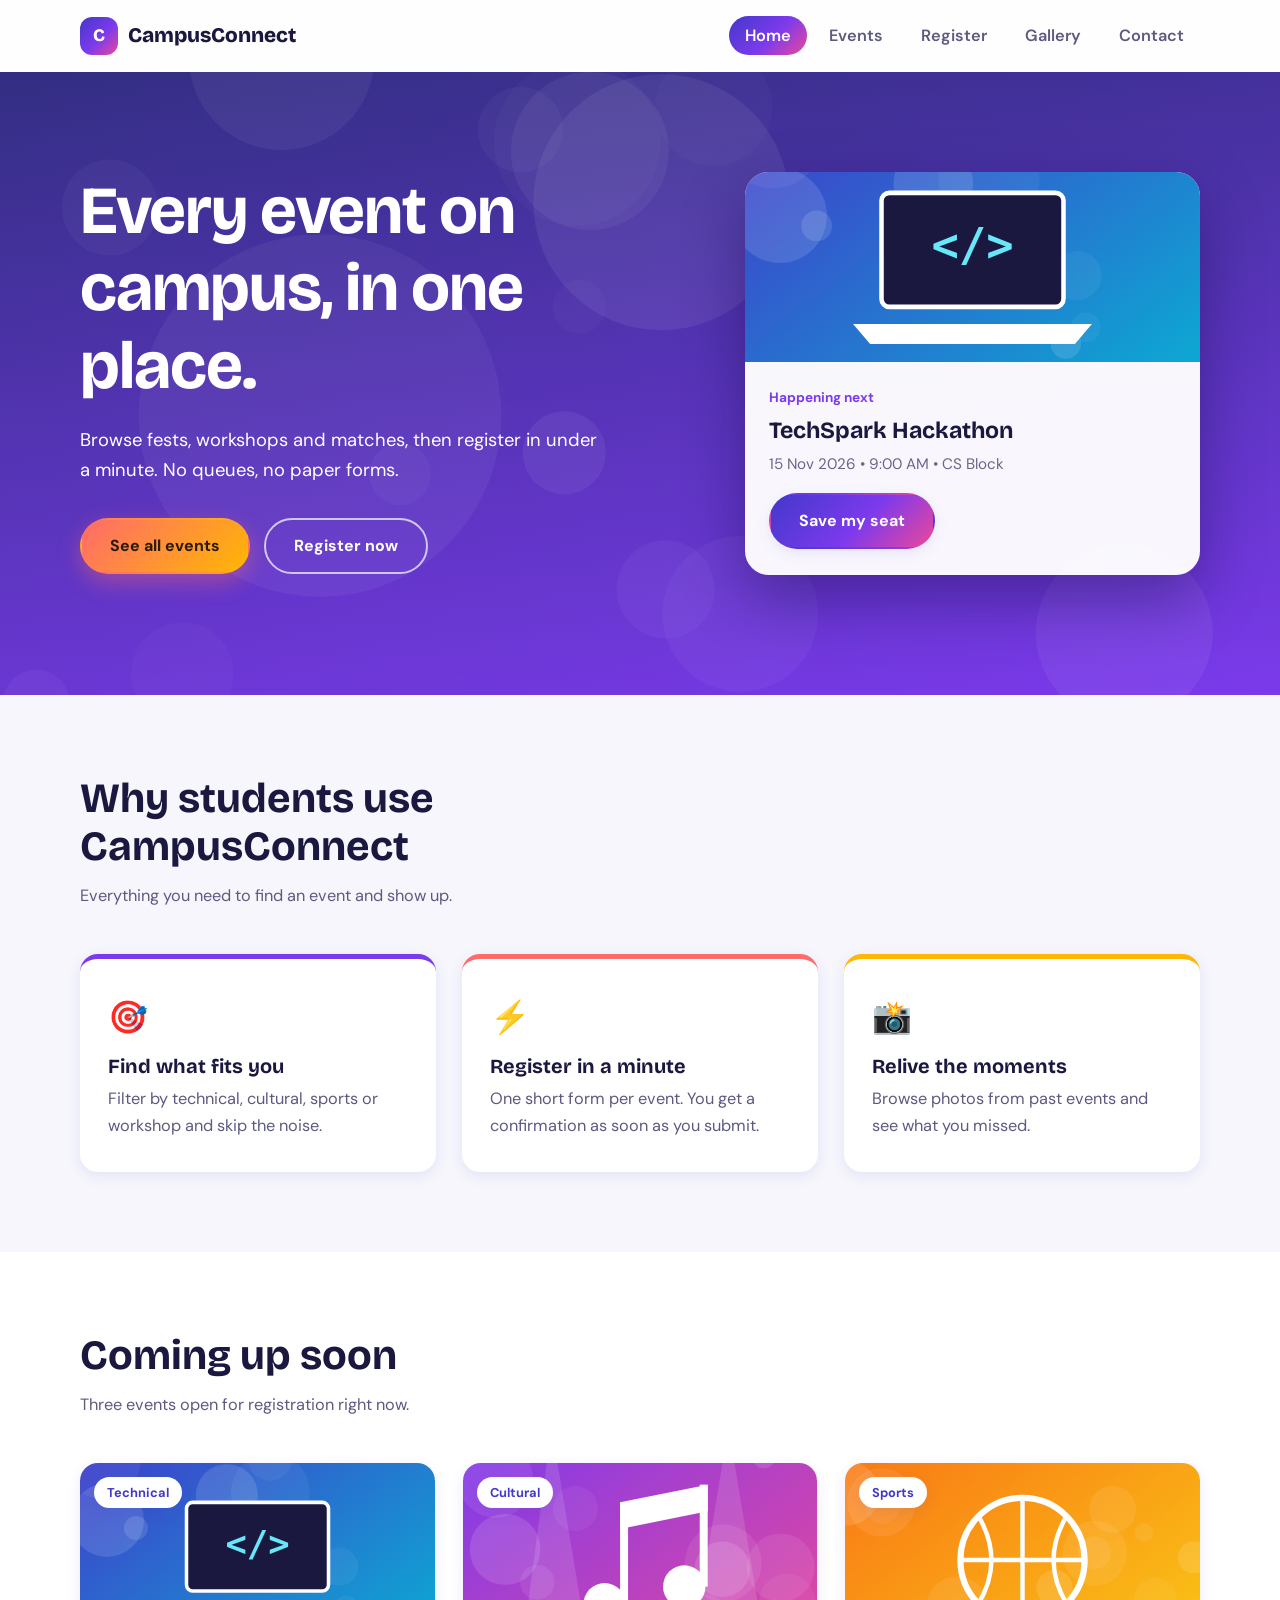
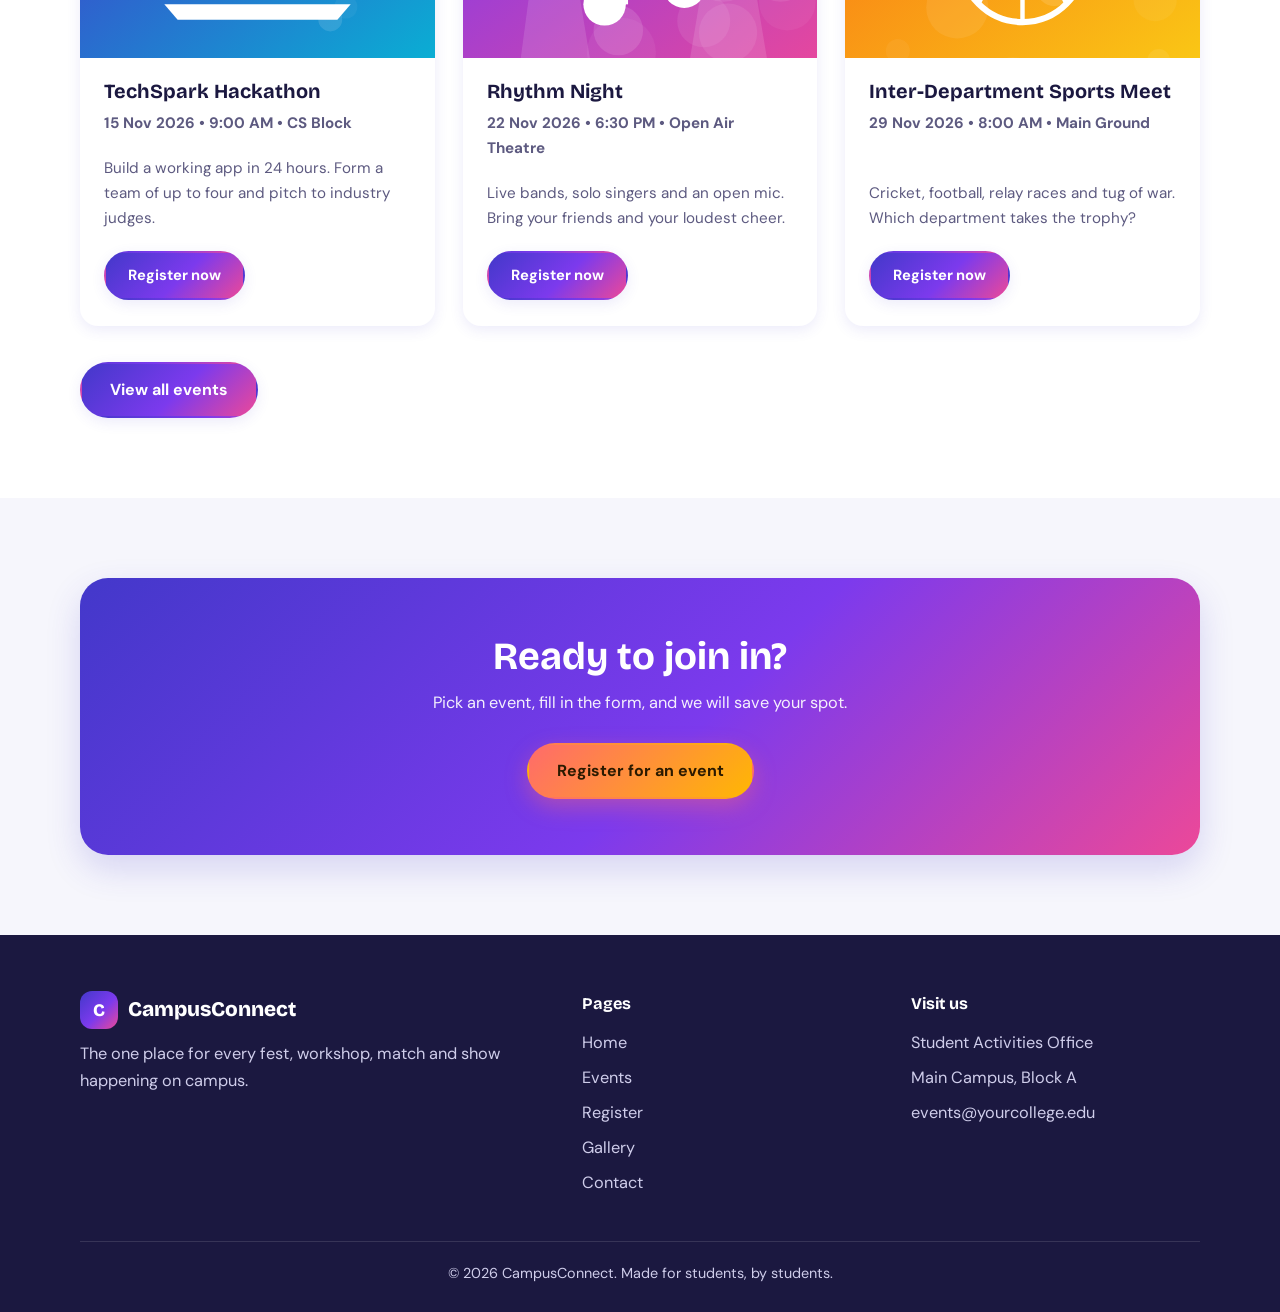
<file: index.html>
<!DOCTYPE html>
<html lang="en">
<head>
  <meta charset="UTF-8">
  <meta name="viewport" content="width=device-width, initial-scale=1.0">
  <title>Home | CampusConnect</title>
  <meta name="description" content="Discover and register for college events, fests and workshops.">
  <link rel="preconnect" href="https://fonts.googleapis.com">
  <link rel="preconnect" href="https://fonts.gstatic.com" crossorigin>
  <link href="https://fonts.googleapis.com/css2?family=Bricolage+Grotesque:opsz,wght@12..96,600;12..96,800&family=DM+Sans:wght@400;500;700&display=swap" rel="stylesheet">
  <link rel="stylesheet" href="style.css">
</head>
<body>

  <!-- ===== NAVBAR ===== -->
  <header class="navbar">
    <div class="container nav-inner">
      <a href="index.html" class="logo"><span class="logo-mark">C</span>CampusConnect</a>
      <button class="menu-toggle" aria-label="Open menu" aria-expanded="false">☰</button>
      <nav>
        <ul class="nav-links">
        <li><a href="index.html" class="active">Home</a></li>
        <li><a href="events.html">Events</a></li>
        <li><a href="register.html">Register</a></li>
        <li><a href="gallery.html">Gallery</a></li>
        <li><a href="contact.html">Contact</a></li>
        </ul>
      </nav>
    </div>
  </header>

  <!-- ===== HERO ===== -->
  <section class="hero">
    <div class="container hero-grid">
      <div class="hero-text">
        <h1>Every event on campus, in one place.</h1>
        <p>Browse fests, workshops and matches, then register in under a minute. No queues, no paper forms.</p>
        <div class="hero-buttons">
          <a href="events.html" class="btn btn-primary">See all events</a>
          <a href="register.html" class="btn btn-outline">Register now</a>
        </div>
      </div>
      <aside class="next-card" aria-label="Next event">
        <img src="images/event-hackathon.svg" alt="TechSpark Hackathon">
        <div class="next-card-body">
          <small>Happening next</small>
          <h3>TechSpark Hackathon</h3>
          <p>15 Nov 2026 • 9:00 AM • CS Block</p>
          <a href="register.html?event=hackathon" class="btn btn-dark">Save my seat</a>
        </div>
      </aside>
    </div>
  </section>

  <!-- ===== HIGHLIGHTS ===== -->
  <section class="section">
    <div class="container">
      <div class="section-head">
        <h2>Why students use CampusConnect</h2>
        <p>Everything you need to find an event and show up.</p>
      </div>
      <div class="feature-grid">
        <div class="feature reveal">
          <div class="icon">🎯</div>
          <h3>Find what fits you</h3>
          <p>Filter by technical, cultural, sports or workshop and skip the noise.</p>
        </div>
        <div class="feature reveal">
          <div class="icon">⚡</div>
          <h3>Register in a minute</h3>
          <p>One short form per event. You get a confirmation as soon as you submit.</p>
        </div>
        <div class="feature reveal">
          <div class="icon">📸</div>
          <h3>Relive the moments</h3>
          <p>Browse photos from past events and see what you missed.</p>
        </div>
      </div>
    </div>
  </section>

  <!-- ===== FEATURED EVENTS ===== -->
  <section class="section section-alt">
    <div class="container">
      <div class="section-head">
        <h2>Coming up soon</h2>
        <p>Three events open for registration right now.</p>
      </div>
      <div class="event-grid">
        <article class="event-card reveal" data-category="technical">
          <div class="event-img">
            <img src="images/event-hackathon.svg" alt="TechSpark Hackathon" loading="lazy">
            <span class="tag">Technical</span>
          </div>
          <div class="event-body">
            <h3>TechSpark Hackathon</h3>
            <p class="event-meta">15 Nov 2026 • 9:00 AM • CS Block</p>
            <p>Build a working app in 24 hours. Form a team of up to four and pitch to industry judges.</p>
            <a href="register.html?event=hackathon" class="btn btn-dark">Register now</a>
          </div>
        </article>
        <article class="event-card reveal" data-category="cultural">
          <div class="event-img">
            <img src="images/event-music.svg" alt="Rhythm Night" loading="lazy">
            <span class="tag">Cultural</span>
          </div>
          <div class="event-body">
            <h3>Rhythm Night</h3>
            <p class="event-meta">22 Nov 2026 • 6:30 PM • Open Air Theatre</p>
            <p>Live bands, solo singers and an open mic. Bring your friends and your loudest cheer.</p>
            <a href="register.html?event=music" class="btn btn-dark">Register now</a>
          </div>
        </article>
        <article class="event-card reveal" data-category="sports">
          <div class="event-img">
            <img src="images/event-sports.svg" alt="Inter-Department Sports Meet" loading="lazy">
            <span class="tag">Sports</span>
          </div>
          <div class="event-body">
            <h3>Inter-Department Sports Meet</h3>
            <p class="event-meta">29 Nov 2026 • 8:00 AM • Main Ground</p>
            <p>Cricket, football, relay races and tug of war. Which department takes the trophy?</p>
            <a href="register.html?event=sports" class="btn btn-dark">Register now</a>
          </div>
        </article>
      </div>
      <p style="margin-top:36px"><a href="events.html" class="btn btn-dark">View all events</a></p>
    </div>
  </section>

  <!-- ===== CALL TO ACTION ===== -->
  <section class="section">
    <div class="container">
      <div class="cta-band reveal">
        <h2>Ready to join in?</h2>
        <p>Pick an event, fill in the form, and we will save your spot.</p>
        <a href="register.html" class="btn btn-primary">Register for an event</a>
      </div>
    </div>
  </section>

  <!-- ===== FOOTER ===== -->
  <footer class="footer">
    <div class="container">
      <div class="footer-grid">
        <div>
          <a href="index.html" class="logo"><span class="logo-mark">C</span>CampusConnect</a>
          <p>The one place for every fest, workshop, match and show happening on campus.</p>
        </div>
        <div>
          <h4>Pages</h4>
          <ul>
            <li><a href="index.html">Home</a></li>
            <li><a href="events.html">Events</a></li>
            <li><a href="register.html">Register</a></li>
            <li><a href="gallery.html">Gallery</a></li>
            <li><a href="contact.html">Contact</a></li>
          </ul>
        </div>
        <div>
          <h4>Visit us</h4>
          <ul>
            <li>Student Activities Office</li>
            <li>Main Campus, Block A</li>
            <li>events@yourcollege.edu</li>
          </ul>
        </div>
      </div>
      <p class="footer-bottom">© <span id="year">2026</span> CampusConnect. Made for students, by students.</p>
    </div>
  </footer>

  <script src="script.js"></script>
</body>
</html>
</file>
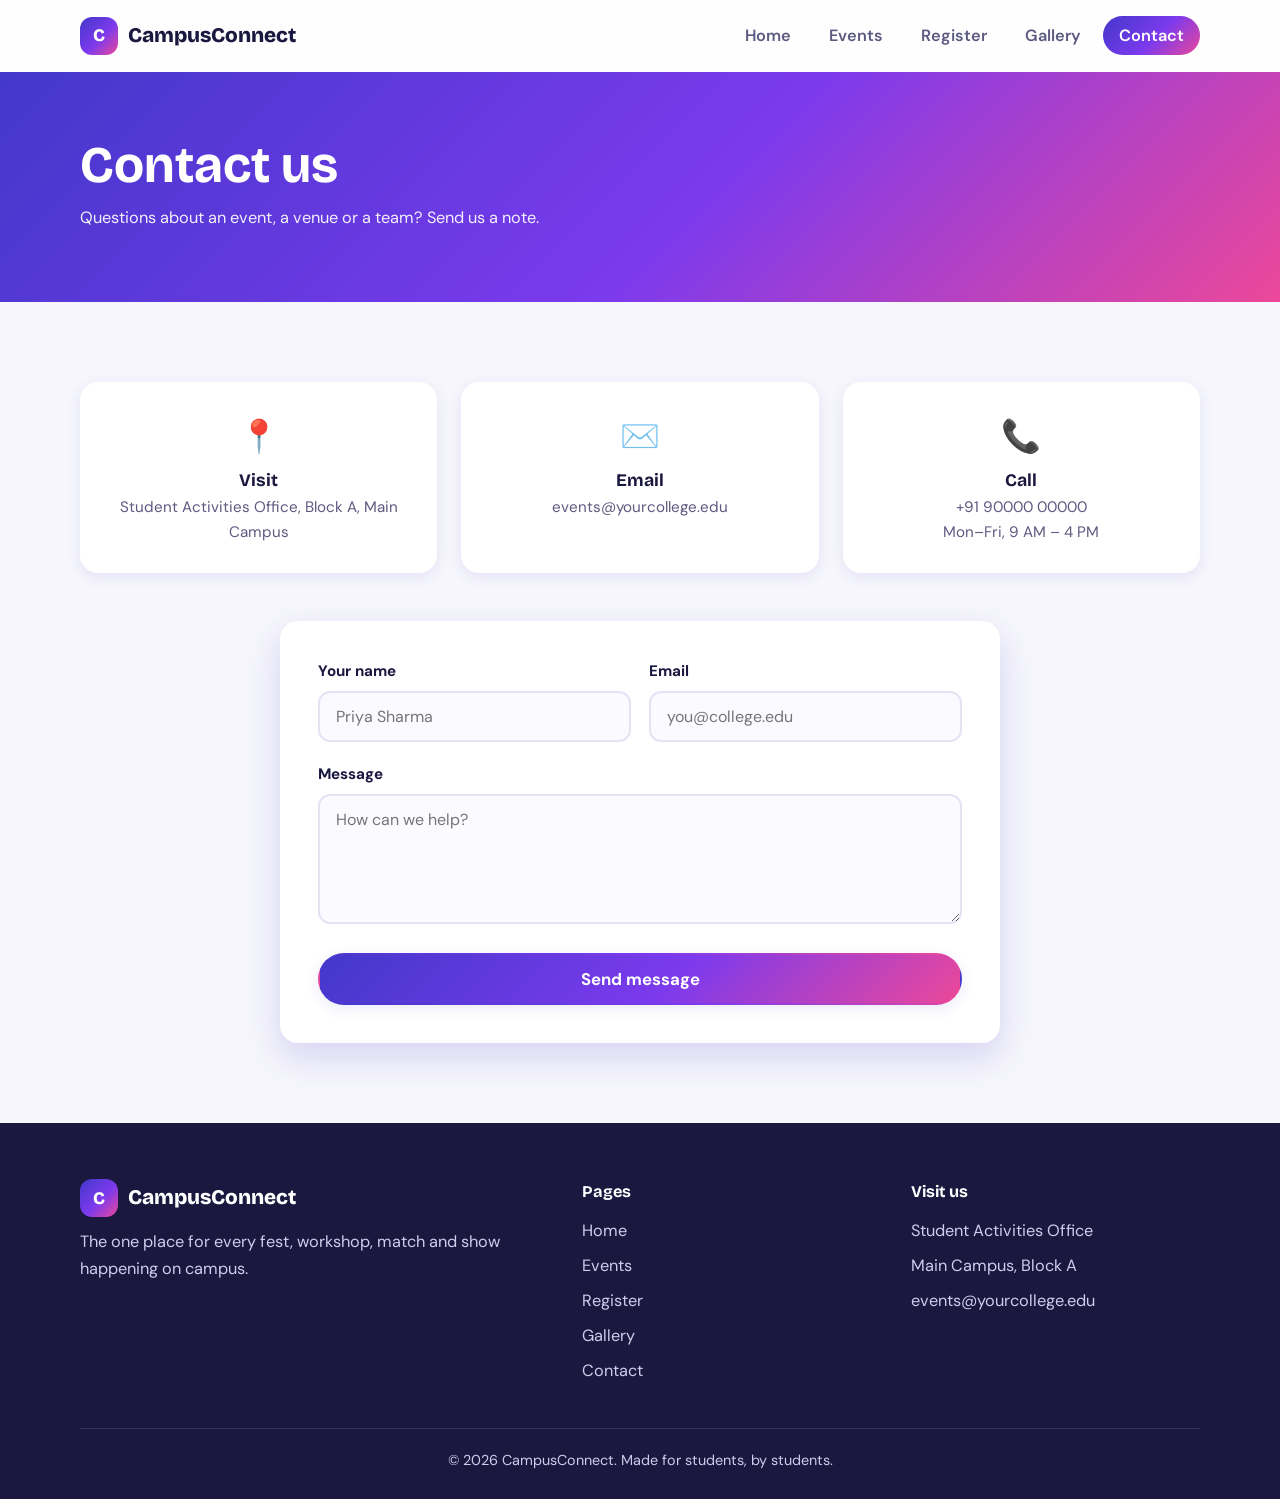
<file: contact.html>
<!DOCTYPE html>
<html lang="en">
<head>
  <meta charset="UTF-8">
  <meta name="viewport" content="width=device-width, initial-scale=1.0">
  <title>Contact | CampusConnect</title>
  <meta name="description" content="Get in touch with the college events team.">
  <link rel="preconnect" href="https://fonts.googleapis.com">
  <link rel="preconnect" href="https://fonts.gstatic.com" crossorigin>
  <link href="https://fonts.googleapis.com/css2?family=Bricolage+Grotesque:opsz,wght@12..96,600;12..96,800&family=DM+Sans:wght@400;500;700&display=swap" rel="stylesheet">
  <link rel="stylesheet" href="style.css">
</head>
<body>

  <!-- ===== NAVBAR ===== -->
  <header class="navbar">
    <div class="container nav-inner">
      <a href="index.html" class="logo"><span class="logo-mark">C</span>CampusConnect</a>
      <button class="menu-toggle" aria-label="Open menu" aria-expanded="false">☰</button>
      <nav>
        <ul class="nav-links">
        <li><a href="index.html">Home</a></li>
        <li><a href="events.html">Events</a></li>
        <li><a href="register.html">Register</a></li>
        <li><a href="gallery.html">Gallery</a></li>
        <li><a href="contact.html" class="active">Contact</a></li>
        </ul>
      </nav>
    </div>
  </header>

  <section class="page-banner">
    <div class="container">
      <h1>Contact us</h1>
      <p>Questions about an event, a venue or a team? Send us a note.</p>
    </div>
  </section>

  <section class="section">
    <div class="container">
      <div class="info-grid">
        <div class="info-card reveal"><div class="icon">📍</div><h3>Visit</h3><p>Student Activities Office, Block A, Main Campus</p></div>
        <div class="info-card reveal"><div class="icon">✉️</div><h3>Email</h3><p>events@yourcollege.edu</p></div>
        <div class="info-card reveal"><div class="icon">📞</div><h3>Call</h3><p>+91 90000 00000<br>Mon–Fri, 9 AM – 4 PM</p></div>
      </div>

      <div class="form-card" style="max-width:720px;margin:0 auto">
        <form id="contactForm" novalidate>
          <div class="form-row">
            <div class="form-group">
              <label for="cname">Your name</label>
              <input type="text" id="cname" name="name" placeholder="Priya Sharma">
              <p class="error-text">Enter your name.</p>
            </div>
            <div class="form-group">
              <label for="cemail">Email</label>
              <input type="email" id="cemail" name="email" placeholder="you@college.edu">
              <p class="error-text">Enter a valid email address.</p>
            </div>
          </div>
          <div class="form-group">
            <label for="cmessage">Message</label>
            <textarea id="cmessage" name="message" placeholder="How can we help?"></textarea>
            <p class="error-text">Write at least 10 characters.</p>
          </div>
          <button type="submit" class="btn btn-dark">Send message</button>
        </form>

        <div class="success-message" id="contactSuccess" role="status">
          <div class="check">✓</div>
          <h2>Message sent</h2>
          <p>Thanks for writing to us. We will reply within two working days.</p>
          <button type="button" class="btn btn-dark" id="contactAgain">Send another message</button>
        </div>
      </div>
    </div>
  </section>

  <!-- ===== FOOTER ===== -->
  <footer class="footer">
    <div class="container">
      <div class="footer-grid">
        <div>
          <a href="index.html" class="logo"><span class="logo-mark">C</span>CampusConnect</a>
          <p>The one place for every fest, workshop, match and show happening on campus.</p>
        </div>
        <div>
          <h4>Pages</h4>
          <ul>
            <li><a href="index.html">Home</a></li>
            <li><a href="events.html">Events</a></li>
            <li><a href="register.html">Register</a></li>
            <li><a href="gallery.html">Gallery</a></li>
            <li><a href="contact.html">Contact</a></li>
          </ul>
        </div>
        <div>
          <h4>Visit us</h4>
          <ul>
            <li>Student Activities Office</li>
            <li>Main Campus, Block A</li>
            <li>events@yourcollege.edu</li>
          </ul>
        </div>
      </div>
      <p class="footer-bottom">© <span id="year">2026</span> CampusConnect. Made for students, by students.</p>
    </div>
  </footer>

  <script src="script.js"></script>
</body>
</html>
</file>
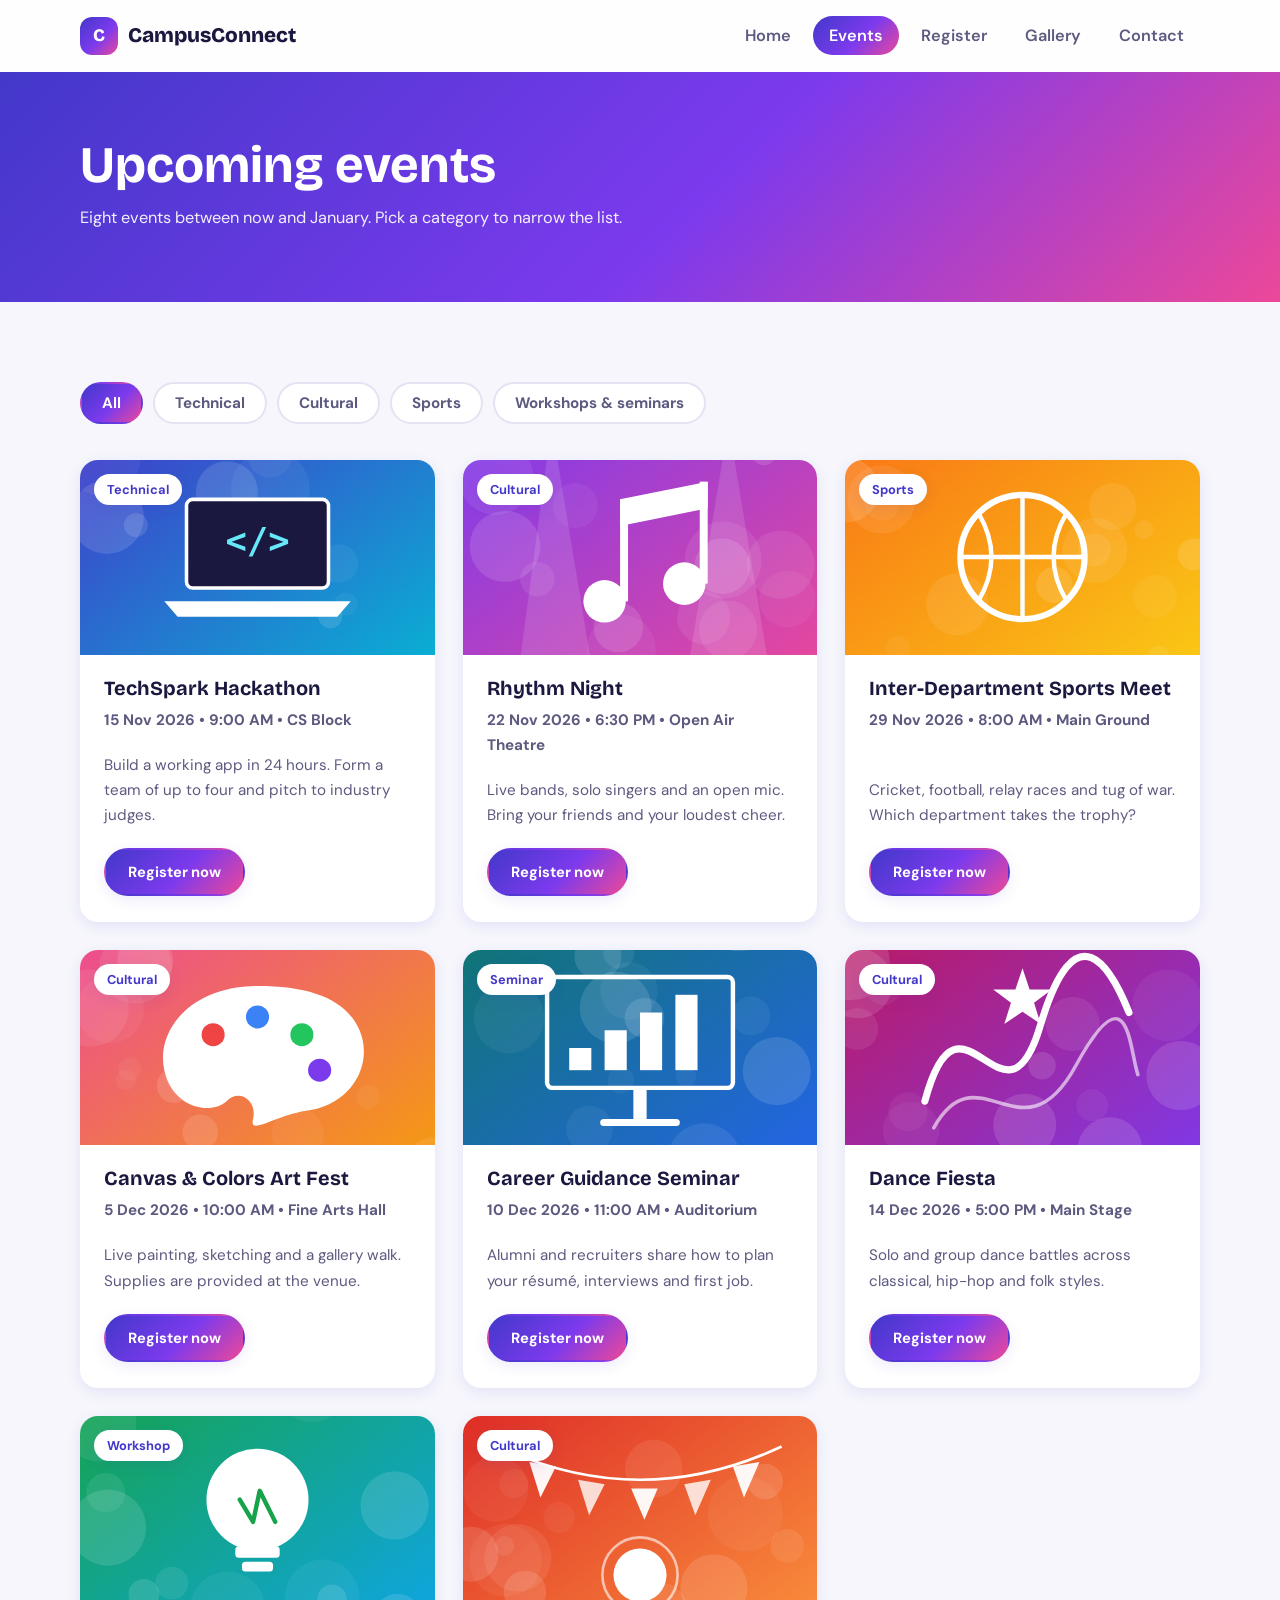
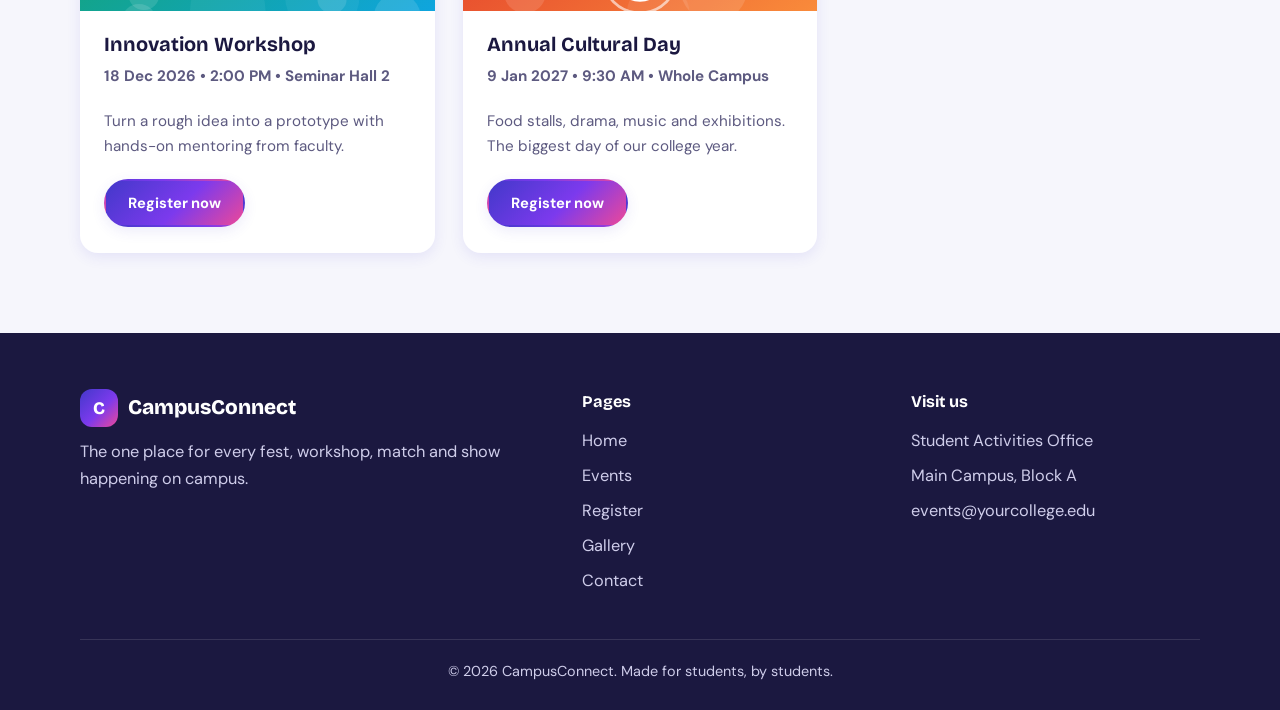
<file: events.html>
<!DOCTYPE html>
<html lang="en">
<head>
  <meta charset="UTF-8">
  <meta name="viewport" content="width=device-width, initial-scale=1.0">
  <title>Events | CampusConnect</title>
  <meta name="description" content="All upcoming college events.">
  <link rel="preconnect" href="https://fonts.googleapis.com">
  <link rel="preconnect" href="https://fonts.gstatic.com" crossorigin>
  <link href="https://fonts.googleapis.com/css2?family=Bricolage+Grotesque:opsz,wght@12..96,600;12..96,800&family=DM+Sans:wght@400;500;700&display=swap" rel="stylesheet">
  <link rel="stylesheet" href="style.css">
</head>
<body>

  <!-- ===== NAVBAR ===== -->
  <header class="navbar">
    <div class="container nav-inner">
      <a href="index.html" class="logo"><span class="logo-mark">C</span>CampusConnect</a>
      <button class="menu-toggle" aria-label="Open menu" aria-expanded="false">☰</button>
      <nav>
        <ul class="nav-links">
        <li><a href="index.html">Home</a></li>
        <li><a href="events.html" class="active">Events</a></li>
        <li><a href="register.html">Register</a></li>
        <li><a href="gallery.html">Gallery</a></li>
        <li><a href="contact.html">Contact</a></li>
        </ul>
      </nav>
    </div>
  </header>

  <section class="page-banner">
    <div class="container">
      <h1>Upcoming events</h1>
      <p>Eight events between now and January. Pick a category to narrow the list.</p>
    </div>
  </section>

  <section class="section">
    <div class="container">
      <div class="filters">
        <button class="filter-btn active" data-filter="all">All</button>
        <button class="filter-btn" data-filter="technical">Technical</button>
        <button class="filter-btn" data-filter="cultural">Cultural</button>
        <button class="filter-btn" data-filter="sports">Sports</button>
        <button class="filter-btn" data-filter="workshop">Workshops &amp; seminars</button>
      </div>
      <div class="event-grid">
        <article class="event-card reveal" data-category="technical">
          <div class="event-img">
            <img src="images/event-hackathon.svg" alt="TechSpark Hackathon" loading="lazy">
            <span class="tag">Technical</span>
          </div>
          <div class="event-body">
            <h3>TechSpark Hackathon</h3>
            <p class="event-meta">15 Nov 2026 • 9:00 AM • CS Block</p>
            <p>Build a working app in 24 hours. Form a team of up to four and pitch to industry judges.</p>
            <a href="register.html?event=hackathon" class="btn btn-dark">Register now</a>
          </div>
        </article>
        <article class="event-card reveal" data-category="cultural">
          <div class="event-img">
            <img src="images/event-music.svg" alt="Rhythm Night" loading="lazy">
            <span class="tag">Cultural</span>
          </div>
          <div class="event-body">
            <h3>Rhythm Night</h3>
            <p class="event-meta">22 Nov 2026 • 6:30 PM • Open Air Theatre</p>
            <p>Live bands, solo singers and an open mic. Bring your friends and your loudest cheer.</p>
            <a href="register.html?event=music" class="btn btn-dark">Register now</a>
          </div>
        </article>
        <article class="event-card reveal" data-category="sports">
          <div class="event-img">
            <img src="images/event-sports.svg" alt="Inter-Department Sports Meet" loading="lazy">
            <span class="tag">Sports</span>
          </div>
          <div class="event-body">
            <h3>Inter-Department Sports Meet</h3>
            <p class="event-meta">29 Nov 2026 • 8:00 AM • Main Ground</p>
            <p>Cricket, football, relay races and tug of war. Which department takes the trophy?</p>
            <a href="register.html?event=sports" class="btn btn-dark">Register now</a>
          </div>
        </article>
        <article class="event-card reveal" data-category="cultural">
          <div class="event-img">
            <img src="images/event-art.svg" alt="Canvas & Colors Art Fest" loading="lazy">
            <span class="tag">Cultural</span>
          </div>
          <div class="event-body">
            <h3>Canvas & Colors Art Fest</h3>
            <p class="event-meta">5 Dec 2026 • 10:00 AM • Fine Arts Hall</p>
            <p>Live painting, sketching and a gallery walk. Supplies are provided at the venue.</p>
            <a href="register.html?event=art" class="btn btn-dark">Register now</a>
          </div>
        </article>
        <article class="event-card reveal" data-category="workshop">
          <div class="event-img">
            <img src="images/event-seminar.svg" alt="Career Guidance Seminar" loading="lazy">
            <span class="tag">Seminar</span>
          </div>
          <div class="event-body">
            <h3>Career Guidance Seminar</h3>
            <p class="event-meta">10 Dec 2026 • 11:00 AM • Auditorium</p>
            <p>Alumni and recruiters share how to plan your résumé, interviews and first job.</p>
            <a href="register.html?event=seminar" class="btn btn-dark">Register now</a>
          </div>
        </article>
        <article class="event-card reveal" data-category="cultural">
          <div class="event-img">
            <img src="images/event-dance.svg" alt="Dance Fiesta" loading="lazy">
            <span class="tag">Cultural</span>
          </div>
          <div class="event-body">
            <h3>Dance Fiesta</h3>
            <p class="event-meta">14 Dec 2026 • 5:00 PM • Main Stage</p>
            <p>Solo and group dance battles across classical, hip-hop and folk styles.</p>
            <a href="register.html?event=dance" class="btn btn-dark">Register now</a>
          </div>
        </article>
        <article class="event-card reveal" data-category="workshop">
          <div class="event-img">
            <img src="images/event-workshop.svg" alt="Innovation Workshop" loading="lazy">
            <span class="tag">Workshop</span>
          </div>
          <div class="event-body">
            <h3>Innovation Workshop</h3>
            <p class="event-meta">18 Dec 2026 • 2:00 PM • Seminar Hall 2</p>
            <p>Turn a rough idea into a prototype with hands-on mentoring from faculty.</p>
            <a href="register.html?event=workshop" class="btn btn-dark">Register now</a>
          </div>
        </article>
        <article class="event-card reveal" data-category="cultural">
          <div class="event-img">
            <img src="images/event-cultural.svg" alt="Annual Cultural Day" loading="lazy">
            <span class="tag">Cultural</span>
          </div>
          <div class="event-body">
            <h3>Annual Cultural Day</h3>
            <p class="event-meta">9 Jan 2027 • 9:30 AM • Whole Campus</p>
            <p>Food stalls, drama, music and exhibitions. The biggest day of our college year.</p>
            <a href="register.html?event=cultural" class="btn btn-dark">Register now</a>
          </div>
        </article>
      </div>
    </div>
  </section>

  <!-- ===== FOOTER ===== -->
  <footer class="footer">
    <div class="container">
      <div class="footer-grid">
        <div>
          <a href="index.html" class="logo"><span class="logo-mark">C</span>CampusConnect</a>
          <p>The one place for every fest, workshop, match and show happening on campus.</p>
        </div>
        <div>
          <h4>Pages</h4>
          <ul>
            <li><a href="index.html">Home</a></li>
            <li><a href="events.html">Events</a></li>
            <li><a href="register.html">Register</a></li>
            <li><a href="gallery.html">Gallery</a></li>
            <li><a href="contact.html">Contact</a></li>
          </ul>
        </div>
        <div>
          <h4>Visit us</h4>
          <ul>
            <li>Student Activities Office</li>
            <li>Main Campus, Block A</li>
            <li>events@yourcollege.edu</li>
          </ul>
        </div>
      </div>
      <p class="footer-bottom">© <span id="year">2026</span> CampusConnect. Made for students, by students.</p>
    </div>
  </footer>

  <script src="script.js"></script>
</body>
</html>
</file>
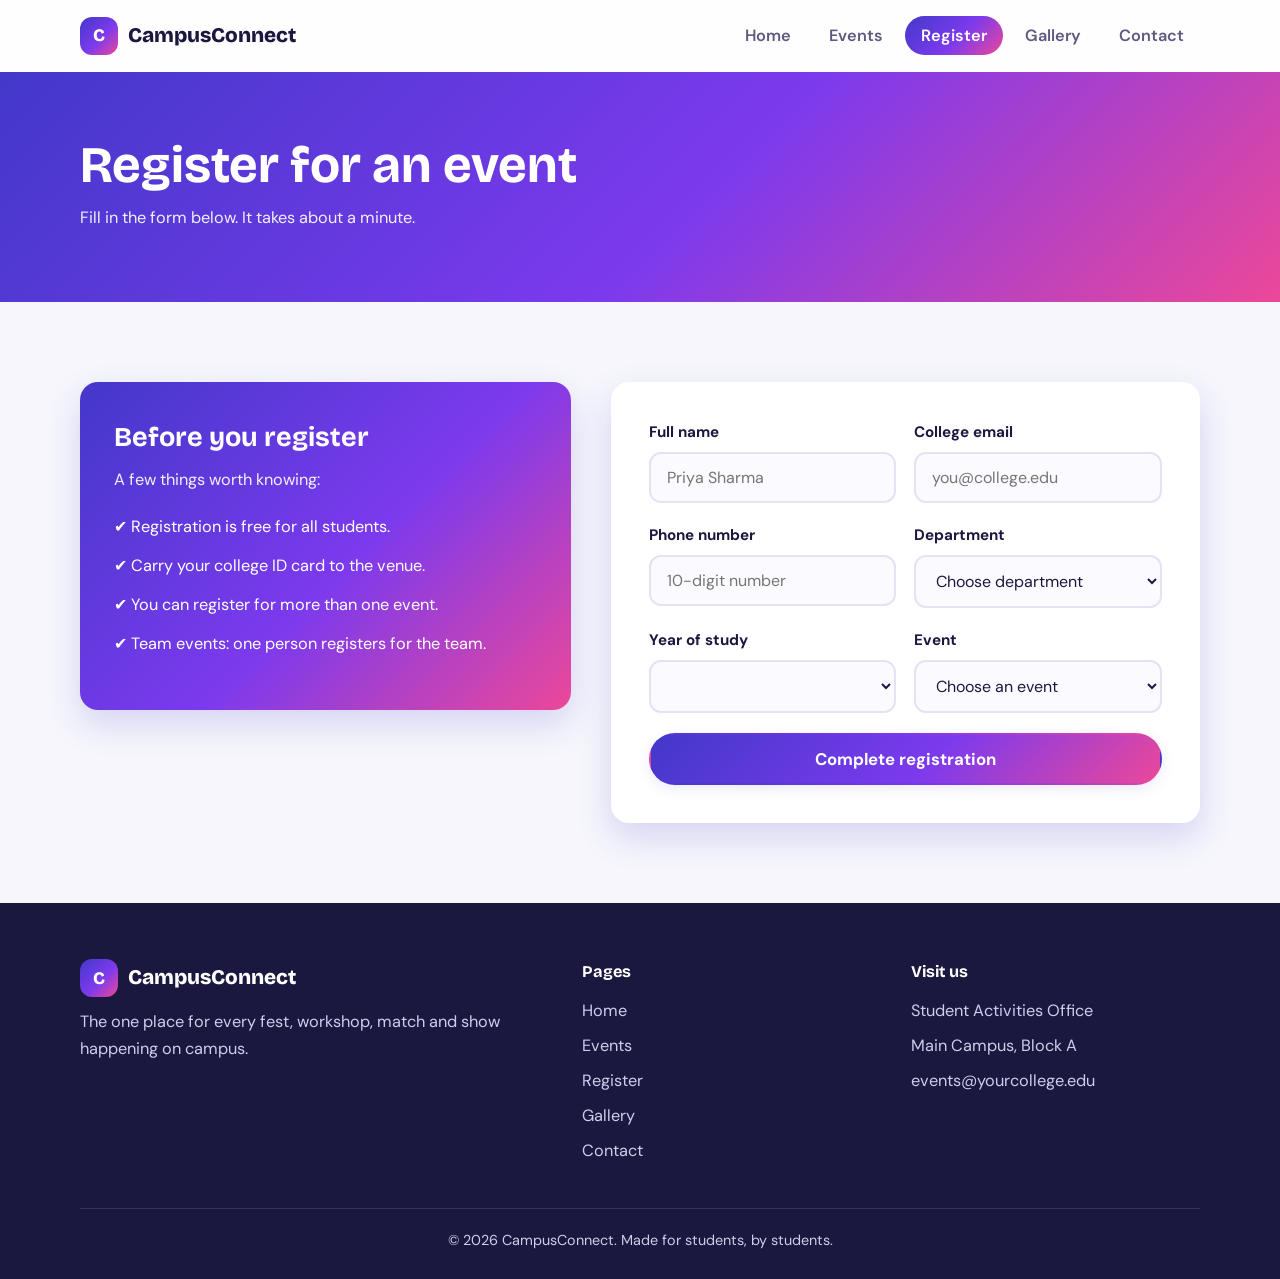
<file: register.html>
<!DOCTYPE html>
<html lang="en">
<head>
  <meta charset="UTF-8">
  <meta name="viewport" content="width=device-width, initial-scale=1.0">
  <title>Register | CampusConnect</title>
  <meta name="description" content="Register for a college event.">
  <link rel="preconnect" href="https://fonts.googleapis.com">
  <link rel="preconnect" href="https://fonts.gstatic.com" crossorigin>
  <link href="https://fonts.googleapis.com/css2?family=Bricolage+Grotesque:opsz,wght@12..96,600;12..96,800&family=DM+Sans:wght@400;500;700&display=swap" rel="stylesheet">
  <link rel="stylesheet" href="style.css">
</head>
<body>

  <!-- ===== NAVBAR ===== -->
  <header class="navbar">
    <div class="container nav-inner">
      <a href="index.html" class="logo"><span class="logo-mark">C</span>CampusConnect</a>
      <button class="menu-toggle" aria-label="Open menu" aria-expanded="false">☰</button>
      <nav>
        <ul class="nav-links">
        <li><a href="index.html">Home</a></li>
        <li><a href="events.html">Events</a></li>
        <li><a href="register.html" class="active">Register</a></li>
        <li><a href="gallery.html">Gallery</a></li>
        <li><a href="contact.html">Contact</a></li>
        </ul>
      </nav>
    </div>
  </header>

  <section class="page-banner">
    <div class="container">
      <h1>Register for an event</h1>
      <p>Fill in the form below. It takes about a minute.</p>
    </div>
  </section>

  <section class="section">
    <div class="container form-wrap">
      <div class="side-panel">
        <h2>Before you register</h2>
        <p>A few things worth knowing:</p>
        <ul>
          <li>✔ Registration is free for all students.</li>
          <li>✔ Carry your college ID card to the venue.</li>
          <li>✔ You can register for more than one event.</li>
          <li>✔ Team events: one person registers for the team.</li>
        </ul>
      </div>

      <div class="form-card">
        <form id="registerForm" novalidate>
          <div class="form-row">
            <div class="form-group">
              <label for="name">Full name</label>
              <input type="text" id="name" name="name" placeholder="Priya Sharma">
              <p class="error-text">Enter your full name.</p>
            </div>
            <div class="form-group">
              <label for="email">College email</label>
              <input type="email" id="email" name="email" placeholder="you@college.edu">
              <p class="error-text">Enter a valid email address.</p>
            </div>
          </div>

          <div class="form-row">
            <div class="form-group">
              <label for="phone">Phone number</label>
              <input type="tel" id="phone" name="phone" placeholder="10-digit number">
              <p class="error-text">Enter a 10-digit phone number.</p>
            </div>
            <div class="form-group">
              <label for="department">Department</label>
              <select id="department" name="department">
                <option value="">Choose department</option>
                <option>Computer Science</option>
                <option>Electronics</option>
                <option>Mechanical</option>
                <option>Civil</option>
                <option>Business</option>
                <option>Arts &amp; Science</option>
              </select>
              <p class="error-text">Choose your department.</p>
            </div>
          </div>

          <div class="form-row">
            <div class="form-group">
              <label for="year">Year of study</label>
              <select id="year" name="year">
                <option value="">Choose year</option>
                <option>1st year</option>
                <option>2nd year</option>
                <option>3rd year</option>
                <option>4th year</option>
              </select>
              <p class="error-text">Choose your year.</p>
            </div>
            <div class="form-group">
              <label for="event">Event</label>
              <select id="event" name="event">
                <option value="">Choose an event</option>
              <option value="hackathon">TechSpark Hackathon</option>
              <option value="music">Rhythm Night</option>
              <option value="sports">Inter-Department Sports Meet</option>
              <option value="art">Canvas & Colors Art Fest</option>
              <option value="seminar">Career Guidance Seminar</option>
              <option value="dance">Dance Fiesta</option>
              <option value="workshop">Innovation Workshop</option>
              <option value="cultural">Annual Cultural Day</option>
              </select>
              <p class="error-text">Choose an event.</p>
            </div>
          </div>

          <button type="submit" class="btn btn-dark">Complete registration</button>
        </form>

        <!-- Shown by JavaScript after a successful submit -->
        <div class="success-message" id="registerSuccess" role="status">
          <div class="check">✓</div>
          <h2>You're registered!</h2>
          <p>Thanks, <strong id="successName"></strong>. Your spot for <strong id="successEvent"></strong> is saved. See you there!</p>
          <button type="button" class="btn btn-dark" id="registerAgain">Register for another event</button>
        </div>
      </div>
    </div>
  </section>

  <!-- ===== FOOTER ===== -->
  <footer class="footer">
    <div class="container">
      <div class="footer-grid">
        <div>
          <a href="index.html" class="logo"><span class="logo-mark">C</span>CampusConnect</a>
          <p>The one place for every fest, workshop, match and show happening on campus.</p>
        </div>
        <div>
          <h4>Pages</h4>
          <ul>
            <li><a href="index.html">Home</a></li>
            <li><a href="events.html">Events</a></li>
            <li><a href="register.html">Register</a></li>
            <li><a href="gallery.html">Gallery</a></li>
            <li><a href="contact.html">Contact</a></li>
          </ul>
        </div>
        <div>
          <h4>Visit us</h4>
          <ul>
            <li>Student Activities Office</li>
            <li>Main Campus, Block A</li>
            <li>events@yourcollege.edu</li>
          </ul>
        </div>
      </div>
      <p class="footer-bottom">© <span id="year">2026</span> CampusConnect. Made for students, by students.</p>
    </div>
  </footer>

  <script src="script.js"></script>
</body>
</html>
</file>
<file: style.css>
/* =========================================================
   CampusConnect – College Event Portal
   Simple, beginner-friendly stylesheet
   ========================================================= */

/* ---------- 1. Colors, fonts and spacing (easy to change) ---------- */
:root {
  --ink: #1b1840;          /* main text */
  --muted: #5d5a80;        /* softer text */
  --indigo: #4338ca;
  --violet: #7c3aed;
  --coral: #ff6b6b;
  --amber: #ffb703;
  --bg: #f6f6fc;           /* page background */
  --card: #ffffff;
  --line: #e4e3f3;

  --gradient: linear-gradient(135deg, #4338ca 0%, #7c3aed 55%, #ec4899 100%);
  --gradient-warm: linear-gradient(135deg, #ff6b6b 0%, #ffb703 100%);

  --shadow-sm: 0 4px 14px rgba(67, 56, 202, 0.10);
  --shadow-md: 0 14px 34px rgba(67, 56, 202, 0.18);

  --radius: 18px;
  --font-heading: "Bricolage Grotesque", "Segoe UI", Arial, sans-serif;
  --font-body: "DM Sans", "Segoe UI", Arial, sans-serif;
}

/* ---------- 2. Basic reset ---------- */
* { margin: 0; padding: 0; box-sizing: border-box; }

html { scroll-behavior: smooth; }   /* smooth scrolling */

body {
  font-family: var(--font-body);
  background: var(--bg);
  color: var(--ink);
  line-height: 1.65;
  font-size: 1.02rem;
}

img { max-width: 100%; display: block; }
a { color: inherit; text-decoration: none; }
ul { list-style: none; }

h1, h2, h3 { font-family: var(--font-heading); line-height: 1.15; }

:focus-visible { outline: 3px solid var(--amber); outline-offset: 3px; }

.container { width: min(1120px, 92%); margin: 0 auto; }

.section { padding: 80px 0; }
.section-alt { background: #fff; }

.section-head { max-width: 620px; margin-bottom: 44px; }
.section-head h2 { font-size: clamp(1.8rem, 4vw, 2.6rem); margin-bottom: 12px; }
.section-head p { color: var(--muted); }

/* ---------- 3. Buttons ---------- */
.btn {
  display: inline-block;
  padding: 13px 28px;
  border-radius: 999px;
  font-weight: 700;
  font-family: var(--font-body);
  font-size: 1rem;
  border: 2px solid transparent;
  cursor: pointer;
  transition: transform 0.25s ease, box-shadow 0.25s ease, background 0.25s ease;
}
.btn:hover { transform: translateY(-3px); }

.btn-primary { background: var(--gradient-warm); color: #2b1a00; box-shadow: 0 8px 22px rgba(255, 107, 107, 0.4); }
.btn-primary:hover { box-shadow: 0 12px 28px rgba(255, 107, 107, 0.55); }

.btn-outline { border-color: rgba(255, 255, 255, 0.7); color: #fff; }
.btn-outline:hover { background: rgba(255, 255, 255, 0.15); }

.btn-dark { background: var(--gradient); color: #fff; box-shadow: var(--shadow-sm); }
.btn-dark:hover { box-shadow: var(--shadow-md); }

/* ---------- 4. Navbar ---------- */
.navbar {
  position: sticky;
  top: 0;
  z-index: 100;
  background: rgba(255, 255, 255, 0.88);
  backdrop-filter: blur(12px);
  transition: box-shadow 0.3s ease;
}
.navbar.scrolled { box-shadow: 0 6px 24px rgba(27, 24, 64, 0.10); }

.nav-inner { display: flex; align-items: center; justify-content: space-between; height: 72px; }

.logo { display: flex; align-items: center; gap: 10px; font-family: var(--font-heading); font-weight: 800; font-size: 1.3rem; }
.logo-mark {
  width: 38px; height: 38px; border-radius: 12px;
  background: var(--gradient); color: #fff;
  display: grid; place-items: center; font-size: 1.1rem;
}

.nav-links { display: flex; align-items: center; gap: 6px; }
.nav-links a {
  padding: 9px 16px; border-radius: 999px; font-weight: 600; color: var(--muted);
  transition: background 0.25s ease, color 0.25s ease;
}
.nav-links a:hover { background: #eeedfb; color: var(--indigo); }
.nav-links a.active { background: var(--gradient); color: #fff; }

.menu-toggle {
  display: none; background: none; border: none; cursor: pointer;
  font-size: 1.8rem; color: var(--ink); line-height: 1;
}

/* ---------- 5. Hero (home page) ---------- */
.hero {
  position: relative;
  overflow: hidden;
  color: #fff;
  background: linear-gradient(rgba(49, 46, 129, 0.55), rgba(124, 58, 237, 0.55)), url("images/hero.svg") center / cover;
  padding: 100px 0 120px;
}
.hero-grid { display: grid; grid-template-columns: 1.15fr 0.85fr; gap: 50px; align-items: center; }

.hero h1 { font-size: clamp(2.4rem, 6vw, 4.2rem); letter-spacing: -1px; margin-bottom: 20px; }
.hero p { font-size: 1.15rem; max-width: 520px; opacity: 0.92; margin-bottom: 32px; }
.hero-buttons { display: flex; gap: 14px; flex-wrap: wrap; }

/* hero entrance animation (plays once on page load) */
.hero-text > * { animation: rise 0.8s ease both; }
.hero-text > *:nth-child(2) { animation-delay: 0.12s; }
.hero-text > *:nth-child(3) { animation-delay: 0.24s; }
@keyframes rise {
  from { opacity: 0; transform: translateY(26px); }
  to   { opacity: 1; transform: translateY(0); }
}

/* floating "next event" card */
.next-card {
  background: rgba(255, 255, 255, 0.96);
  color: var(--ink);
  border-radius: 24px;
  overflow: hidden;
  box-shadow: 0 24px 60px rgba(20, 10, 70, 0.4);
  animation: float 5s ease-in-out infinite;
}
.next-card img { height: 190px; width: 100%; object-fit: cover; }
.next-card-body { padding: 22px 24px 26px; }
.next-card small { color: var(--violet); font-weight: 700; }
.next-card h3 { font-size: 1.45rem; margin: 6px 0 8px; }
.next-card p { font-size: 0.95rem; color: var(--muted); margin: 0 0 16px; }
@keyframes float {
  0%, 100% { transform: translateY(0); }
  50%      { transform: translateY(-12px); }
}

/* ---------- 6. Highlights (home page) ---------- */
.feature-grid { display: grid; grid-template-columns: repeat(3, 1fr); gap: 26px; }
.feature {
  background: var(--card); padding: 32px 28px; border-radius: var(--radius);
  box-shadow: var(--shadow-sm); border-top: 5px solid var(--violet);
  transition: transform 0.3s ease, box-shadow 0.3s ease;
}
.feature:nth-child(2) { border-top-color: var(--coral); }
.feature:nth-child(3) { border-top-color: var(--amber); }
.feature:hover { transform: translateY(-8px); box-shadow: var(--shadow-md); }
.feature .icon { font-size: 2rem; margin-bottom: 12px; }
.feature h3 { margin-bottom: 8px; font-size: 1.25rem; }
.feature p { color: var(--muted); }

/* call-to-action band */
.cta-band {
  background: var(--gradient); color: #fff; border-radius: 28px;
  padding: 56px 40px; text-align: center; box-shadow: var(--shadow-md);
}
.cta-band h2 { font-size: clamp(1.7rem, 4vw, 2.4rem); margin-bottom: 12px; }
.cta-band p { max-width: 520px; margin: 0 auto 26px; opacity: 0.92; }

/* ---------- 7. Page banner (inner pages) ---------- */
.page-banner { background: var(--gradient); color: #fff; padding: 64px 0 70px; }
.page-banner h1 { font-size: clamp(2rem, 5vw, 3.2rem); margin-bottom: 10px; }
.page-banner p { max-width: 560px; opacity: 0.92; }

/* ---------- 8. Event cards ---------- */
.filters { display: flex; flex-wrap: wrap; gap: 10px; margin-bottom: 36px; }
.filter-btn {
  padding: 9px 20px; border-radius: 999px; border: 2px solid var(--line);
  background: #fff; color: var(--muted); font-weight: 700; cursor: pointer;
  font-family: var(--font-body); font-size: 0.95rem;
  transition: all 0.25s ease;
}
.filter-btn:hover { border-color: var(--violet); color: var(--violet); }
.filter-btn.active { background: var(--gradient); border-color: transparent; color: #fff; }

.event-grid { display: grid; grid-template-columns: repeat(auto-fill, minmax(290px, 1fr)); gap: 28px; }

.event-card {
  background: var(--card); border-radius: var(--radius); overflow: hidden;
  box-shadow: var(--shadow-sm); display: flex; flex-direction: column;
  transition: transform 0.3s ease, box-shadow 0.3s ease;
}
.event-card:hover { transform: translateY(-9px); box-shadow: var(--shadow-md); }

.event-img { position: relative; overflow: hidden; }
.event-img img { height: 195px; width: 100%; object-fit: cover; transition: transform 0.5s ease; }
.event-card:hover .event-img img { transform: scale(1.08); }

.tag {
  position: absolute; top: 14px; left: 14px;
  background: #fff; color: var(--indigo); font-weight: 700; font-size: 0.8rem;
  padding: 5px 13px; border-radius: 999px; box-shadow: var(--shadow-sm);
}
.event-body { padding: 22px 24px 26px; display: flex; flex-direction: column; flex: 1; }
.event-body h3 { font-size: 1.25rem; margin-bottom: 8px; }
.event-meta { color: var(--violet); font-weight: 700; font-size: 0.9rem; margin-bottom: 10px; }
.event-body p { color: var(--muted); font-size: 0.95rem; margin-bottom: 20px; flex: 1; }
.event-body .btn { align-self: flex-start; padding: 10px 22px; font-size: 0.92rem; }

/* ---------- 9. Forms (register + contact) ---------- */
.form-wrap { display: grid; grid-template-columns: 1fr 1.2fr; gap: 40px; align-items: start; }

.side-panel {
  background: var(--gradient); color: #fff; padding: 40px 34px;
  border-radius: var(--radius); box-shadow: var(--shadow-md);
}
.side-panel h2 { font-size: 1.7rem; margin-bottom: 14px; }
.side-panel p { opacity: 0.92; margin-bottom: 20px; }
.side-panel li { margin-bottom: 12px; display: flex; gap: 10px; }

.form-card { background: var(--card); padding: 38px; border-radius: var(--radius); box-shadow: var(--shadow-md); }
.form-row { display: grid; grid-template-columns: 1fr 1fr; gap: 18px; }
.form-group { margin-bottom: 20px; }
.form-group label { display: block; font-weight: 700; margin-bottom: 7px; font-size: 0.95rem; }

.form-group input,
.form-group select,
.form-group textarea {
  width: 100%; padding: 13px 16px; font-family: var(--font-body); font-size: 1rem;
  color: var(--ink); background: #fbfbff; border: 2px solid var(--line);
  border-radius: 12px; transition: border-color 0.25s ease, box-shadow 0.25s ease;
}
.form-group textarea { resize: vertical; min-height: 130px; }
.form-group input:focus,
.form-group select:focus,
.form-group textarea:focus {
  outline: none; border-color: var(--violet); box-shadow: 0 0 0 4px rgba(124, 58, 237, 0.15);
}
.form-group.invalid input,
.form-group.invalid select,
.form-group.invalid textarea { border-color: #e11d48; }

.error-text { color: #e11d48; font-size: 0.85rem; margin-top: 5px; display: none; }
.form-group.invalid .error-text { display: block; }

.form-card .btn { width: 100%; font-size: 1.05rem; }

/* success message (shown by JavaScript) */
.success-message {
  display: none; text-align: center; padding: 14px 6px;
}
.success-message.show { display: block; animation: pop 0.5s ease both; }
.success-message .check {
  width: 78px; height: 78px; border-radius: 50%; margin: 0 auto 18px;
  background: linear-gradient(135deg, #22c55e, #16a34a); color: #fff;
  display: grid; place-items: center; font-size: 2.4rem;
  box-shadow: 0 10px 26px rgba(34, 197, 94, 0.4);
}
.success-message h2 { margin-bottom: 8px; }
.success-message p { color: var(--muted); margin-bottom: 22px; }
@keyframes pop {
  from { opacity: 0; transform: scale(0.85); }
  to   { opacity: 1; transform: scale(1); }
}

/* contact info cards */
.info-grid { display: grid; grid-template-columns: repeat(3, 1fr); gap: 24px; margin-bottom: 48px; }
.info-card {
  background: var(--card); padding: 28px; border-radius: var(--radius);
  box-shadow: var(--shadow-sm); text-align: center;
  transition: transform 0.3s ease, box-shadow 0.3s ease;
}
.info-card:hover { transform: translateY(-6px); box-shadow: var(--shadow-md); }
.info-card .icon { font-size: 2rem; margin-bottom: 8px; }
.info-card h3 { font-size: 1.1rem; margin-bottom: 4px; }
.info-card p { color: var(--muted); font-size: 0.95rem; }

/* ---------- 10. Gallery ---------- */
.gallery-grid { display: grid; grid-template-columns: repeat(auto-fill, minmax(250px, 1fr)); gap: 20px; }
.gallery-item {
  position: relative; overflow: hidden; border-radius: var(--radius);
  box-shadow: var(--shadow-sm); cursor: pointer; aspect-ratio: 4 / 3;
  background: none; border: none; padding: 0; display: block; width: 100%;
}
.gallery-item img { width: 100%; height: 100%; object-fit: cover; transition: transform 0.5s ease; }
.gallery-item:hover img { transform: scale(1.1); }
.gallery-item .caption {
  position: absolute; inset: auto 0 0 0; padding: 40px 18px 16px; color: #fff; text-align: left;
  font-weight: 700; background: linear-gradient(transparent, rgba(27, 24, 64, 0.85));
  transform: translateY(100%); transition: transform 0.35s ease;
}
.gallery-item:hover .caption,
.gallery-item:focus-visible .caption { transform: translateY(0); }

/* lightbox (big image popup) */
.lightbox {
  position: fixed; inset: 0; background: rgba(15, 10, 50, 0.9); z-index: 200;
  display: none; align-items: center; justify-content: center; padding: 24px; flex-direction: column; gap: 14px;
}
.lightbox.open { display: flex; animation: pop 0.3s ease both; }
.lightbox img { max-height: 76vh; border-radius: 16px; box-shadow: 0 20px 60px rgba(0, 0, 0, 0.5); }
.lightbox p { color: #fff; font-weight: 700; }
.lightbox-close {
  position: absolute; top: 18px; right: 22px; background: #fff; border: none;
  width: 44px; height: 44px; border-radius: 50%; font-size: 1.4rem; cursor: pointer;
}

/* ---------- 11. Footer ---------- */
.footer { background: var(--ink); color: #cfcdea; padding: 56px 0 26px; }
.footer-grid { display: grid; grid-template-columns: 1.6fr 1fr 1fr; gap: 40px; margin-bottom: 36px; }
.footer .logo { color: #fff; margin-bottom: 12px; }
.footer h4 { color: #fff; margin-bottom: 12px; font-family: var(--font-heading); }
.footer li { margin-bottom: 8px; }
.footer a:hover { color: var(--amber); }
.footer-bottom { border-top: 1px solid rgba(255, 255, 255, 0.12); padding-top: 20px; text-align: center; font-size: 0.9rem; }

/* ---------- 12. Scroll reveal (used on cards) ---------- */
.reveal { opacity: 0; transform: translateY(30px); transition: opacity 0.7s ease, transform 0.7s ease; }
.reveal.visible { opacity: 1; transform: none; }

/* ---------- 13. Responsive design ---------- */
@media (max-width: 900px) {
  .hero-grid, .form-wrap { grid-template-columns: 1fr; }
  .feature-grid, .info-grid { grid-template-columns: 1fr; }
  .footer-grid { grid-template-columns: 1fr 1fr; }
  .hero { padding: 70px 0 80px; }
}

@media (max-width: 760px) {
  .menu-toggle { display: block; }
  .nav-links {
    position: absolute; top: 72px; left: 0; right: 0; background: #fff;
    flex-direction: column; align-items: stretch; padding: 14px 4% 22px;
    box-shadow: 0 16px 30px rgba(27, 24, 64, 0.12);
    display: none;
  }
  .nav-links.open { display: flex; animation: rise 0.3s ease both; }
  .nav-links a { display: block; text-align: center; }
}

@media (max-width: 560px) {
  .section { padding: 56px 0; }
  .form-row { grid-template-columns: 1fr; gap: 0; }
  .form-card { padding: 26px 20px; }
  .footer-grid { grid-template-columns: 1fr; }
  .cta-band { padding: 40px 22px; }
}

/* respect people who prefer less motion */
@media (prefers-reduced-motion: reduce) {
  * { animation: none !important; transition: none !important; scroll-behavior: auto !important; }
  .reveal { opacity: 1; transform: none; }
}
</file>
